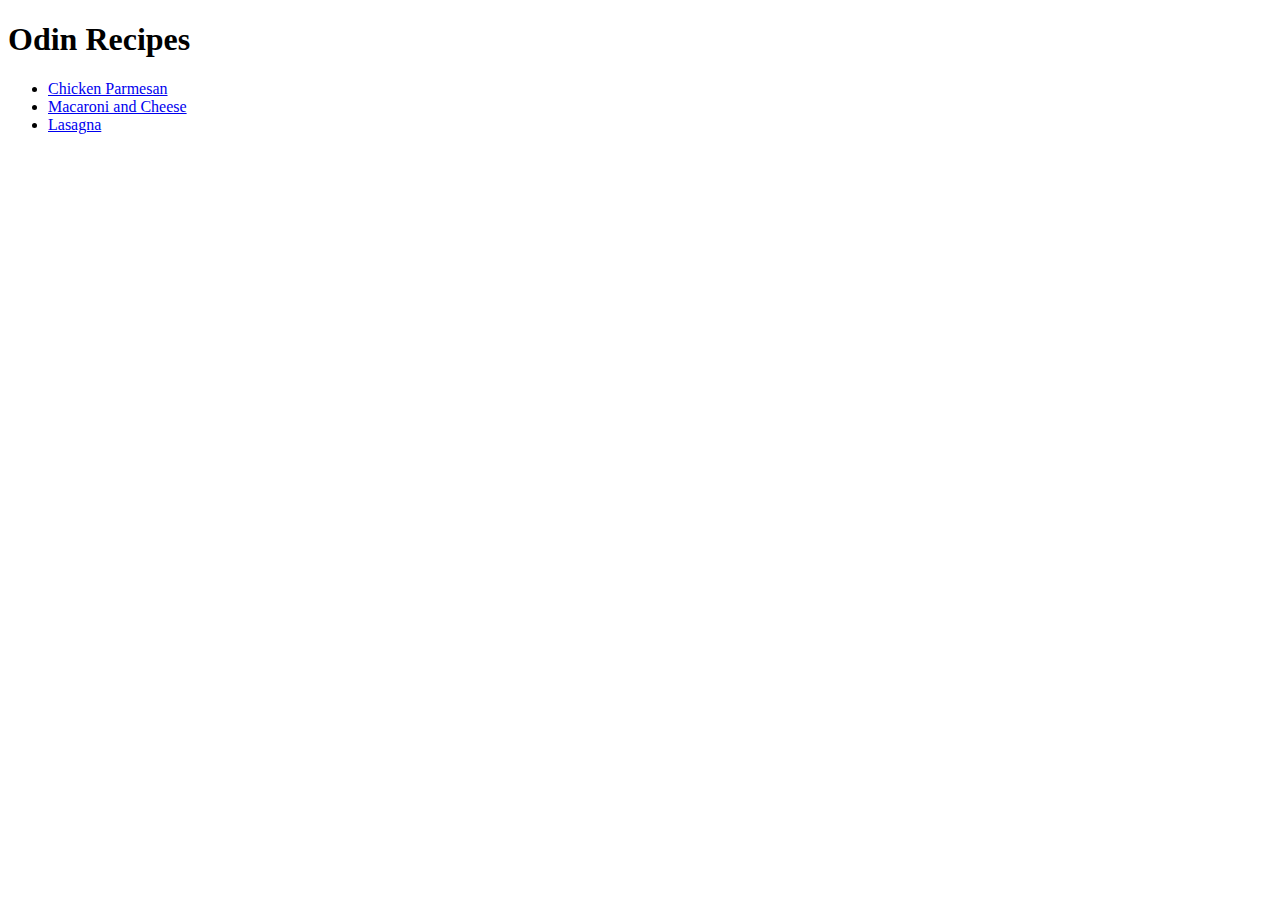
<file: index.html>
<!DOCTYPE html>
<html lang="en">
<head>
  <meta charset="UTF-8">
  <meta name="viewport" content="width=device-width, initial-scale=1.0">
  <link ref="stylesheet" href="style.css">
  <title>Odin Recipes</title>
</head>

<body>
  <h1 class="title"> Odin Recipes </h1>
  <ul>
    <li class="recipe chicken-parm"> <a href="recipes/chickenparm.html"> Chicken Parmesan </a></li>
    <li class="recipe mac-and-cheese"> <a href="recipes/macandcheese.html"> Macaroni and Cheese </a></li>
    <li class="recipe lasagna"> <a href="recipes/lasagna.html"> Lasagna </a></li>
  </ul>
</body>
</html>
</file>
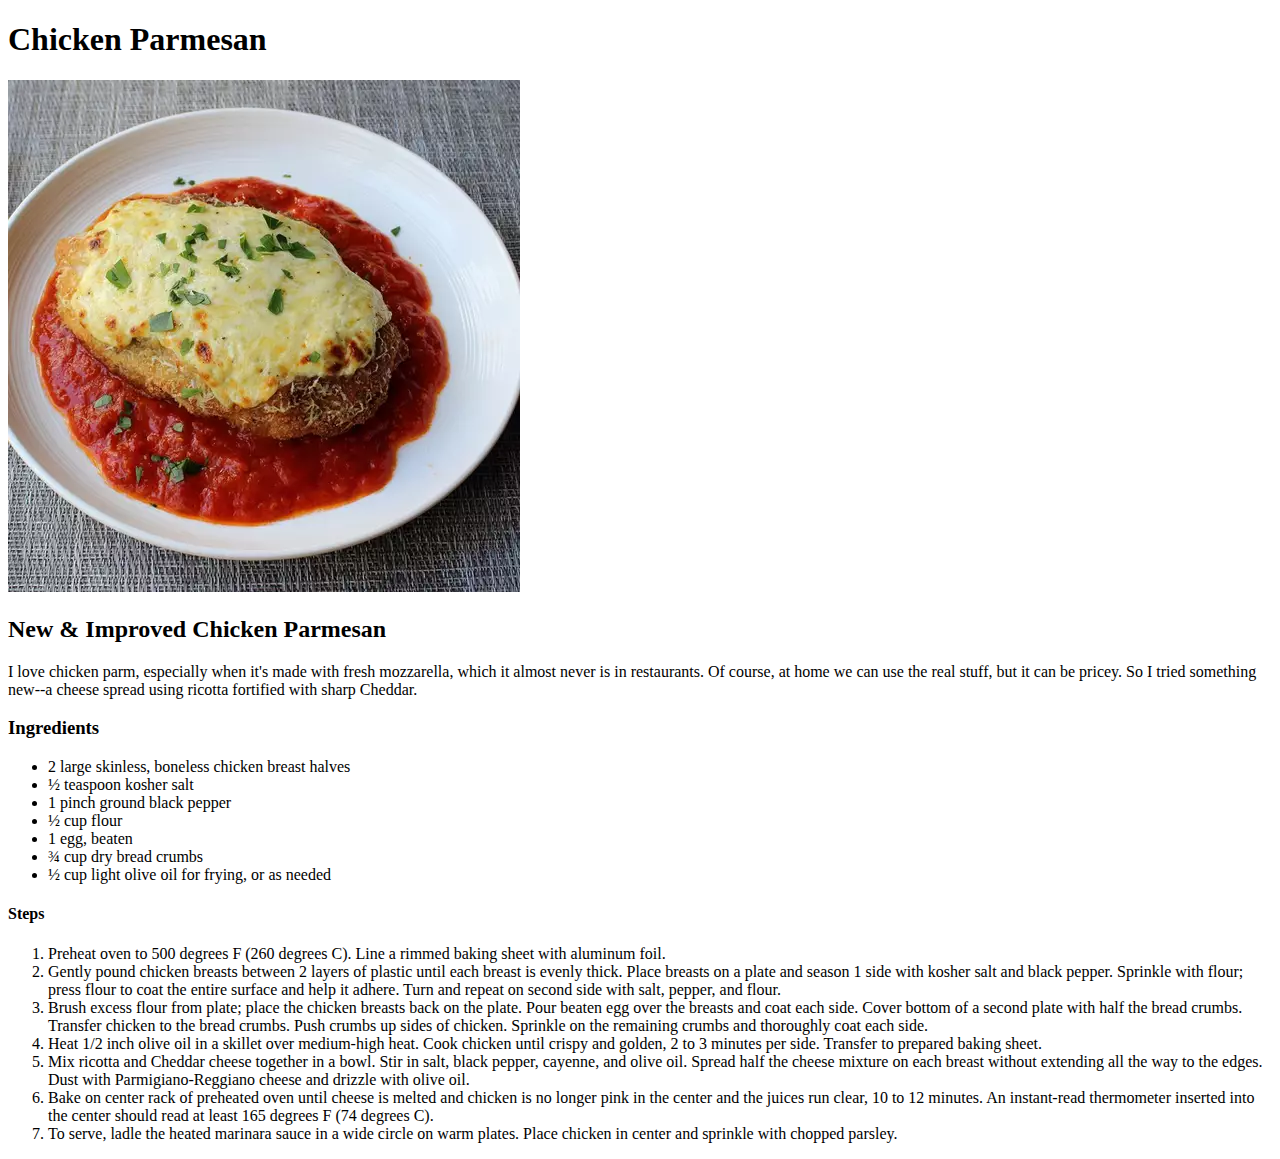
<file: recipes/chickenparm.html>
<!DOCTYPE html>
<html lang="en">
<head>
  <meta charset="UTF-8">
  <meta name="viewport" content="width=device-width, initial-scale=1.0">
  <title> Chicken Parmesan </title>
</head>
<body>
  <h1> Chicken Parmesan </h1>
  <img src="./images/chicken parmesan.webp" alt="Picture of Finished Chicken Parmesan">
  <h2> New & Improved Chicken Parmesan </h2>
  <p> I love chicken parm, especially when it's made with fresh mozzarella, which it almost never is in restaurants.
     Of course, at home we can use the real stuff, but it can be pricey. So I tried something new--a cheese spread using ricotta fortified with sharp Cheddar.</p>

  <h3> Ingredients </h3>
  <ul>
    <li>2 large skinless, boneless chicken breast halves</li>
    <li>½ teaspoon kosher salt</li>
    <li>1 pinch ground black pepper</li>
    <li>½ cup flour</li>
    <li>1 egg, beaten</li>
    <li>¾ cup dry bread crumbs</li>
    <li>½ cup light olive oil for frying, or as needed</li>
  </ul>

  <h4> Steps </h4>
  <ol>
    <li>Preheat oven to 500 degrees F (260 degrees C). Line a rimmed baking sheet with aluminum foil.</li>
    <li>Gently pound chicken breasts between 2 layers of plastic until each breast is evenly thick. Place breasts on a plate and season 1 side with kosher salt and black pepper. Sprinkle with flour; press flour to coat the entire surface and help it adhere. Turn and repeat on second side with salt, pepper, and flour.</li>
    <li>Brush excess flour from plate; place the chicken breasts back on the plate. Pour beaten egg over the breasts and coat each side. Cover bottom of a second plate with half the bread crumbs. Transfer chicken to the bread crumbs. Push crumbs up sides of chicken. Sprinkle on the remaining crumbs and thoroughly coat each side.</li>
    <li>Heat 1/2 inch olive oil in a skillet over medium-high heat. Cook chicken until crispy and golden, 2 to 3 minutes per side. Transfer to prepared baking sheet.</li>
    <li>Mix ricotta and Cheddar cheese together in a bowl. Stir in salt, black pepper, cayenne, and olive oil. Spread half the cheese mixture on each breast without extending all the way to the edges. Dust with Parmigiano-Reggiano cheese and drizzle with olive oil.    </li>
    <li>Bake on center rack of preheated oven until cheese is melted and chicken is no longer pink in the center and the juices run clear, 10 to 12 minutes. An instant-read thermometer inserted into the center should read at least 165 degrees F (74 degrees C).</li>
    <li>To serve, ladle the heated marinara sauce in a wide circle on warm plates. Place chicken in center and sprinkle with chopped parsley.</li>

  </ol>

</body>
</html>
</file>
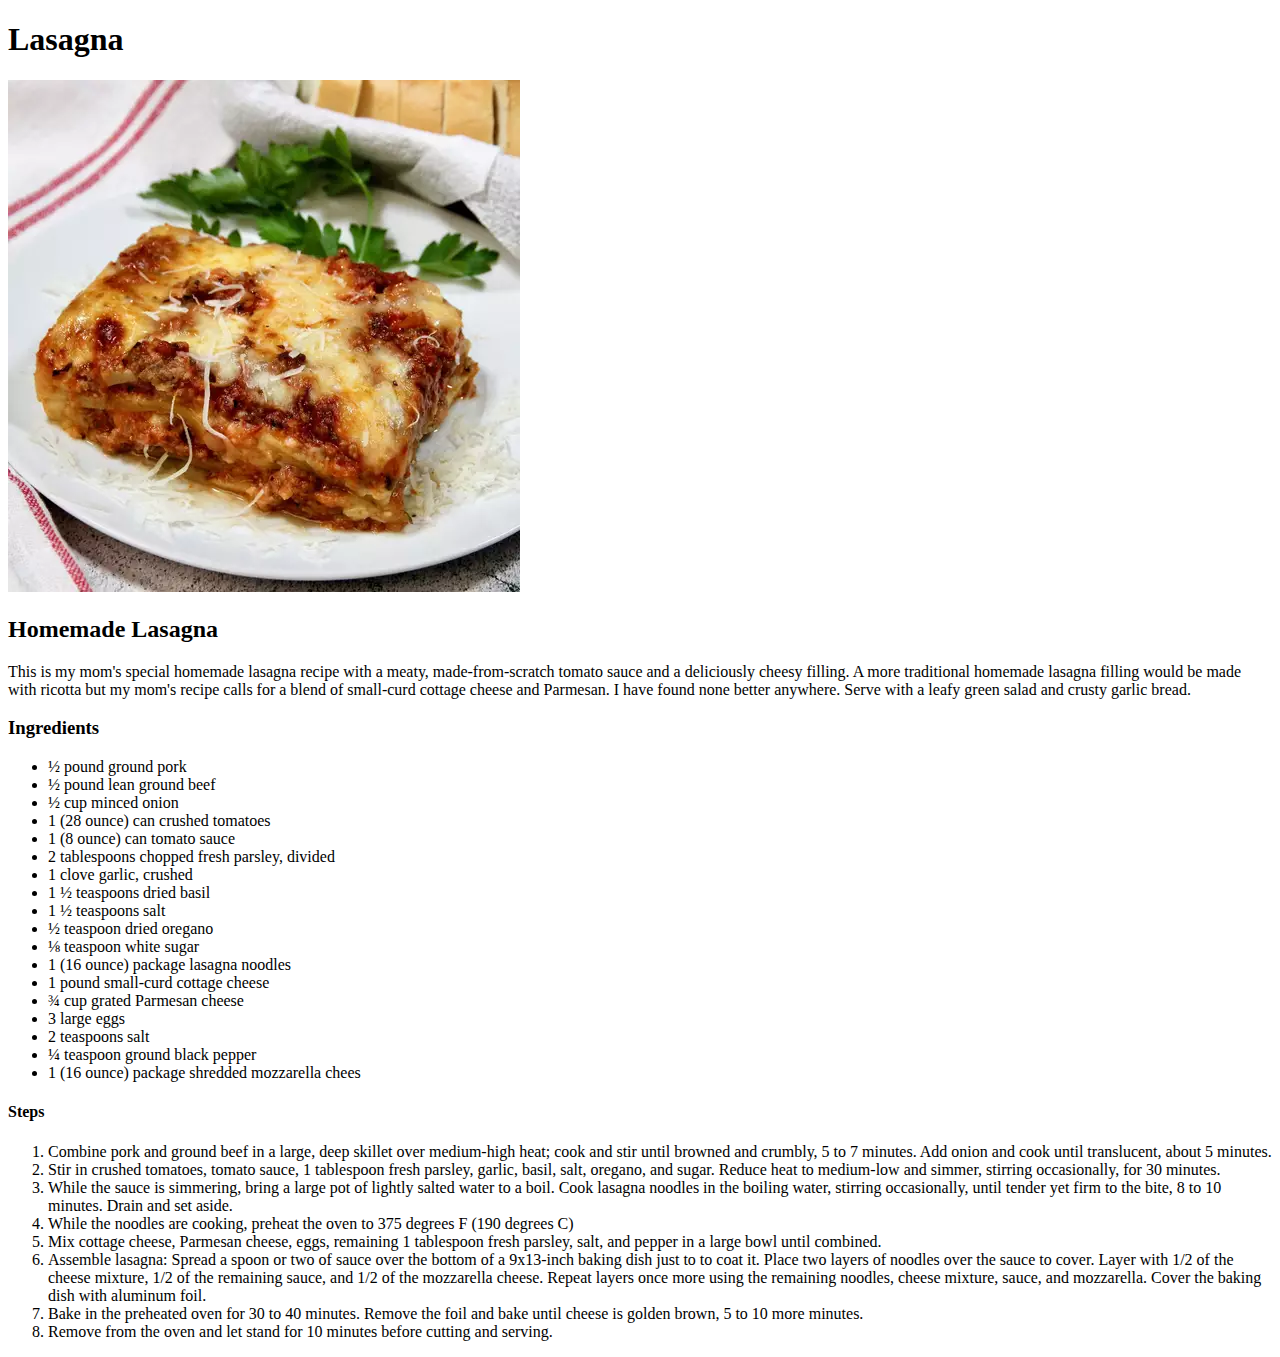
<file: recipes/lasagna.html>
<!DOCTYPE html>
<html lang="en">
<head>
  <meta charset="UTF-8">
  <meta name="viewport" content="width=device-width, initial-scale=1.0">
  <title> Lasagna </title>
</head>
<body>
  <h1> Lasagna </h1>
  <img src="./images/Lasagna.webp" alt="Picture of Finished Chicken Parmesan">
  <h2> Homemade Lasagna </h2>
  <p> This is my mom's special homemade lasagna recipe with a meaty, made-from-scratch tomato sauce and a deliciously cheesy filling. A more traditional homemade lasagna filling would be made with ricotta but my mom's recipe calls for a blend of small-curd cottage cheese and Parmesan. I have found none better anywhere. Serve with a leafy green salad and crusty garlic bread.</p>

  <h3> Ingredients </h3>
  <ul>
    <li>½ pound ground pork</li>
    <li>½ pound lean ground beef</li>
    <li>½ cup minced onion</li>
    <li>1 (28 ounce) can crushed tomatoes</li>
    <li>1 (8 ounce) can tomato sauce</li>
    <li>2 tablespoons chopped fresh parsley, divided</li>
    <li>1 clove garlic, crushed</li>
    <li>1 ½ teaspoons dried basil</li>
    <li>1 ½ teaspoons salt</li>
    <li>½ teaspoon dried oregano</li>
    <li>⅛ teaspoon white sugar</li>
    <li>1 (16 ounce) package lasagna noodles</li>
    <li>1 pound small-curd cottage cheese</li>
    <li>¾ cup grated Parmesan cheese</li>
    <li>3 large eggs</li>
    <li>2 teaspoons salt</li>
    <li>¼ teaspoon ground black pepper</li>
    <li>1 (16 ounce) package shredded mozzarella chees</li>
  </ul>

  <h4> Steps </h4>
  <ol>
    <li>Combine pork and ground beef in a large, deep skillet over medium-high heat; cook and stir until browned and crumbly, 5 to 7 minutes. Add onion and cook until translucent, about 5 minutes.    </li>
    <li>Stir in crushed tomatoes, tomato sauce, 1 tablespoon fresh parsley, garlic, basil, salt, oregano, and sugar. Reduce heat to medium-low and simmer, stirring occasionally, for 30 minutes.</li>
    <li>While the sauce is simmering, bring a large pot of lightly salted water to a boil. Cook lasagna noodles in the boiling water, stirring occasionally, until tender yet firm to the bite, 8 to 10 minutes. Drain and set aside.</li>
    <li>While the noodles are cooking, preheat the oven to 375 degrees F (190 degrees C)</li>
    <li>Mix cottage cheese, Parmesan cheese, eggs, remaining 1 tablespoon fresh parsley, salt, and pepper in a large bowl until combined.</li>
    <li>Assemble lasagna: Spread a spoon or two of sauce over the bottom of a 9x13-inch baking dish just to to coat it. Place two layers of noodles over the sauce to cover. Layer with 1/2 of the cheese mixture, 1/2 of the remaining sauce, and 1/2 of the mozzarella cheese. Repeat layers once more using the remaining noodles, cheese mixture, sauce, and mozzarella. Cover the baking dish with aluminum foil.</li>
    <li>Bake in the preheated oven for 30 to 40 minutes. Remove the foil and bake until cheese is golden brown, 5 to 10 more minutes.    </li>
    <li>Remove from the oven and let stand for 10 minutes before cutting and serving.</li>

  </ol>

</body>
</html>
</file>
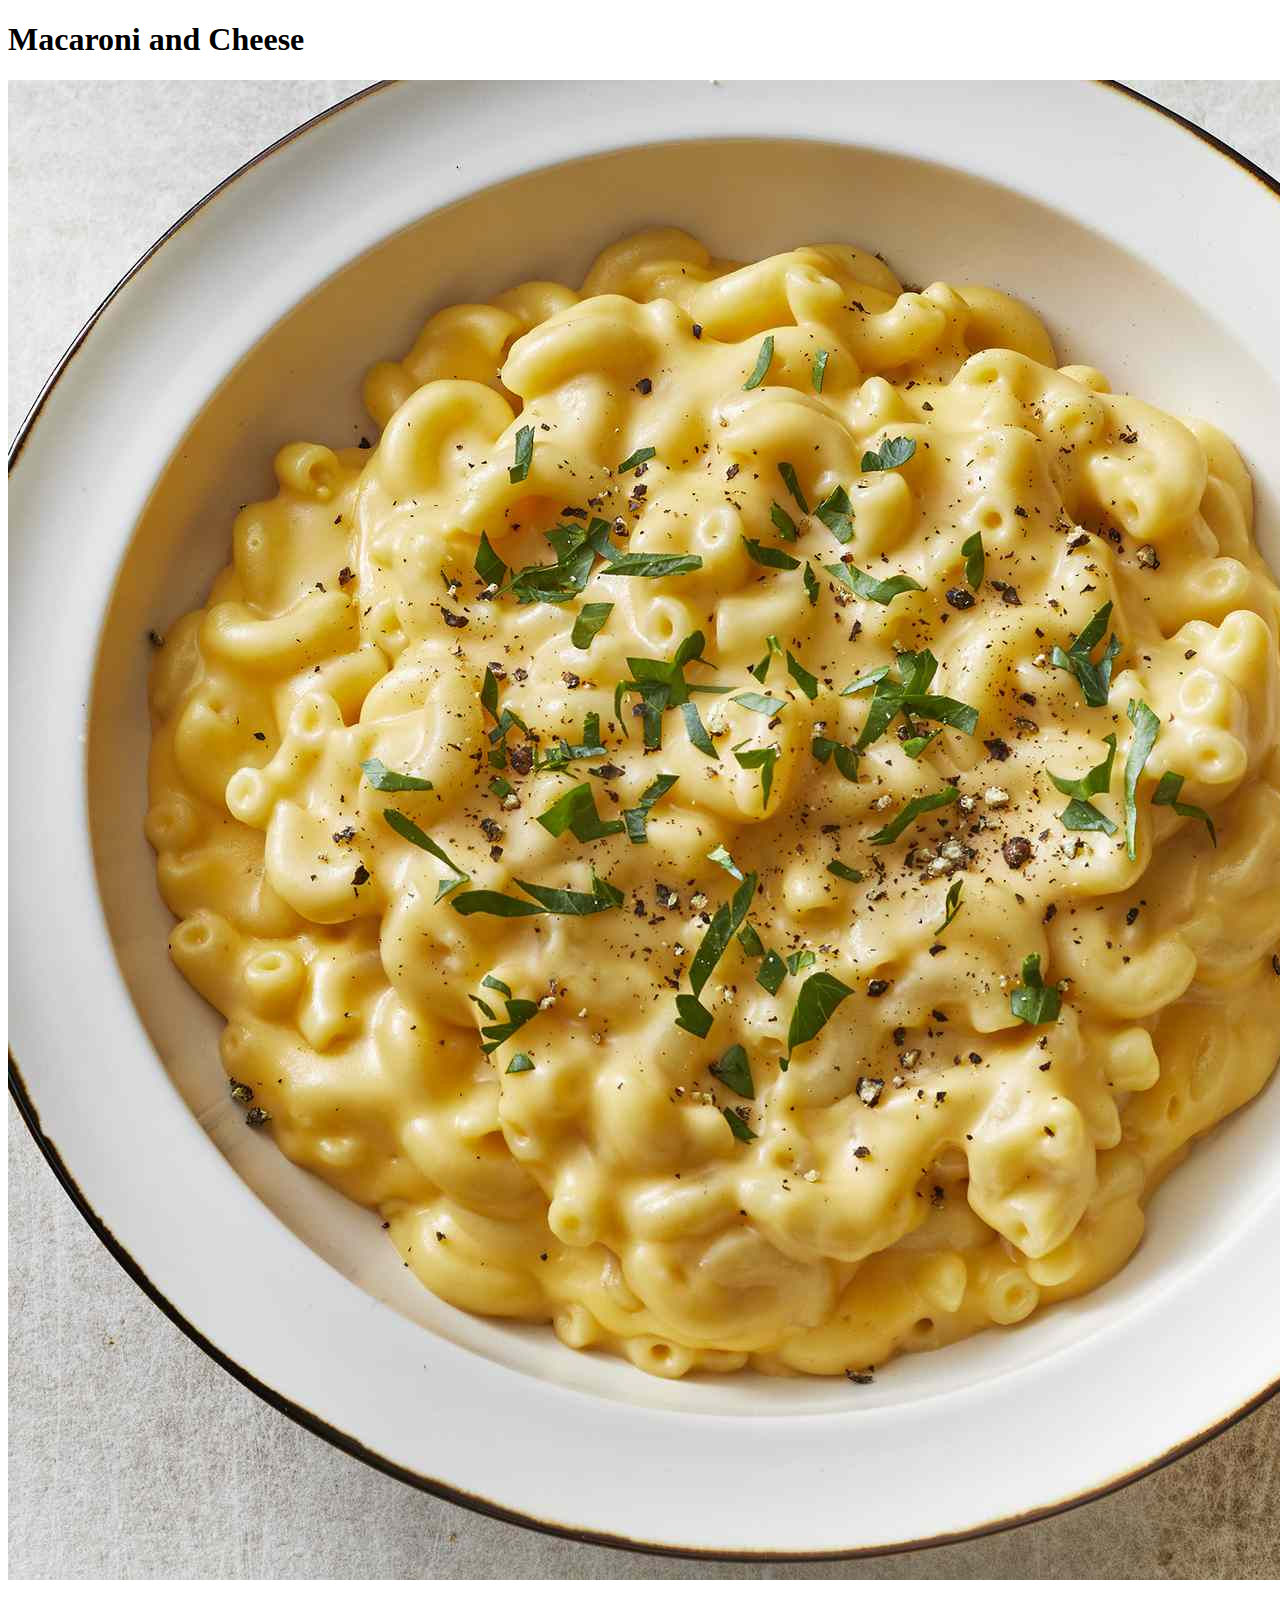
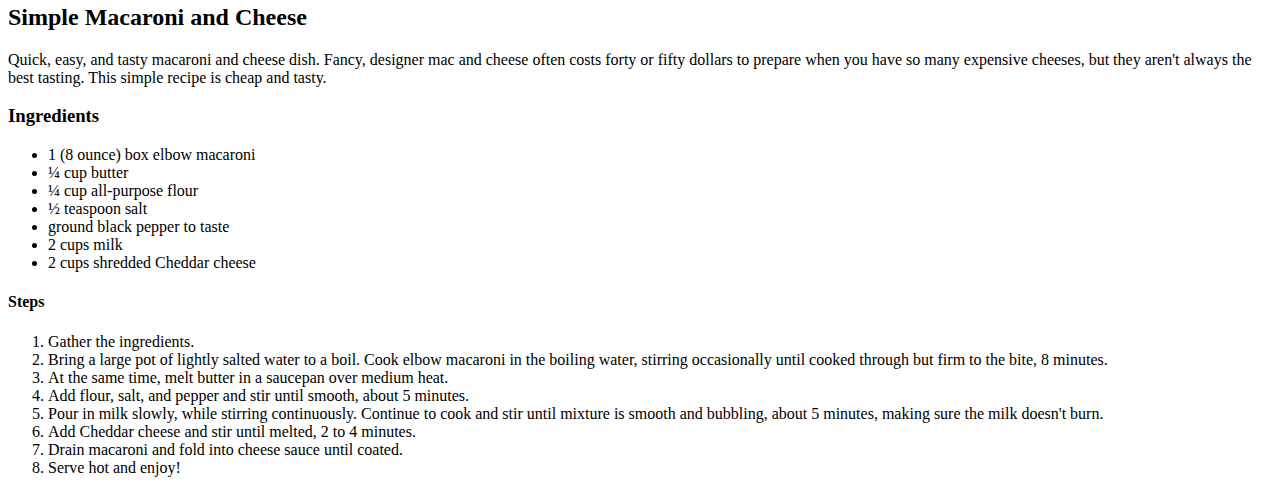
<file: recipes/macandcheese.html>
<!DOCTYPE html>
<html lang="en">
<head>
  <meta charset="UTF-8">
  <meta name="viewport" content="width=device-width, initial-scale=1.0">
  <title> Macaroni and Cheese </title>
</head>
<body>
  <h1> Macaroni and Cheese </h1>
  <img src="./images/macaroni.jpg" alt="Picture of Finished Chicken Parmesan">
  <h2> Simple Macaroni and Cheese </h2>
  <p> Quick, easy, and tasty macaroni and cheese
     dish. Fancy, designer mac and cheese often 
     costs forty or fifty dollars to prepare when
      you have so many expensive cheeses, but they
      aren't always the best tasting. This simple 
      recipe is cheap and tasty.</p>

  <h3> Ingredients </h3>
  <ul>
    <li>1 (8 ounce) box elbow macaroni</li>
    <li>¼ cup butter</li>
    <li>¼ cup all-purpose flour</li>
    <li>½ teaspoon salt</li>
    <li>ground black pepper to taste</li>
    <li>2 cups milk</li>
    <li>2 cups shredded Cheddar cheese</li>
  </ul>

  <h4> Steps </h4>
  <ol>
    <li>Gather the ingredients.</li>
    <li> Bring a large pot of lightly salted water to a boil. Cook elbow macaroni in the boiling water, stirring occasionally until cooked through but firm to the bite, 8 minutes.</li>
    <li> At the same time, melt butter in a saucepan over medium heat. </li>
    <li> Add flour, salt, and pepper and stir until smooth, about 5 minutes. </li>
    <li> Pour in milk slowly, while stirring continuously. Continue to cook and stir until mixture is smooth and bubbling, about 5 minutes, making sure the milk doesn't burn. </li>
    <li>Add Cheddar cheese and stir until melted, 2 to 4 minutes.</li>
    <li>Drain macaroni and fold into cheese sauce until coated.</li>
    <li>Serve hot and enjoy!</li>

  </ol>

</body>
</html>
</file>
<file: style.css>
.title{
  font-size: 60rem;
}
</file>
